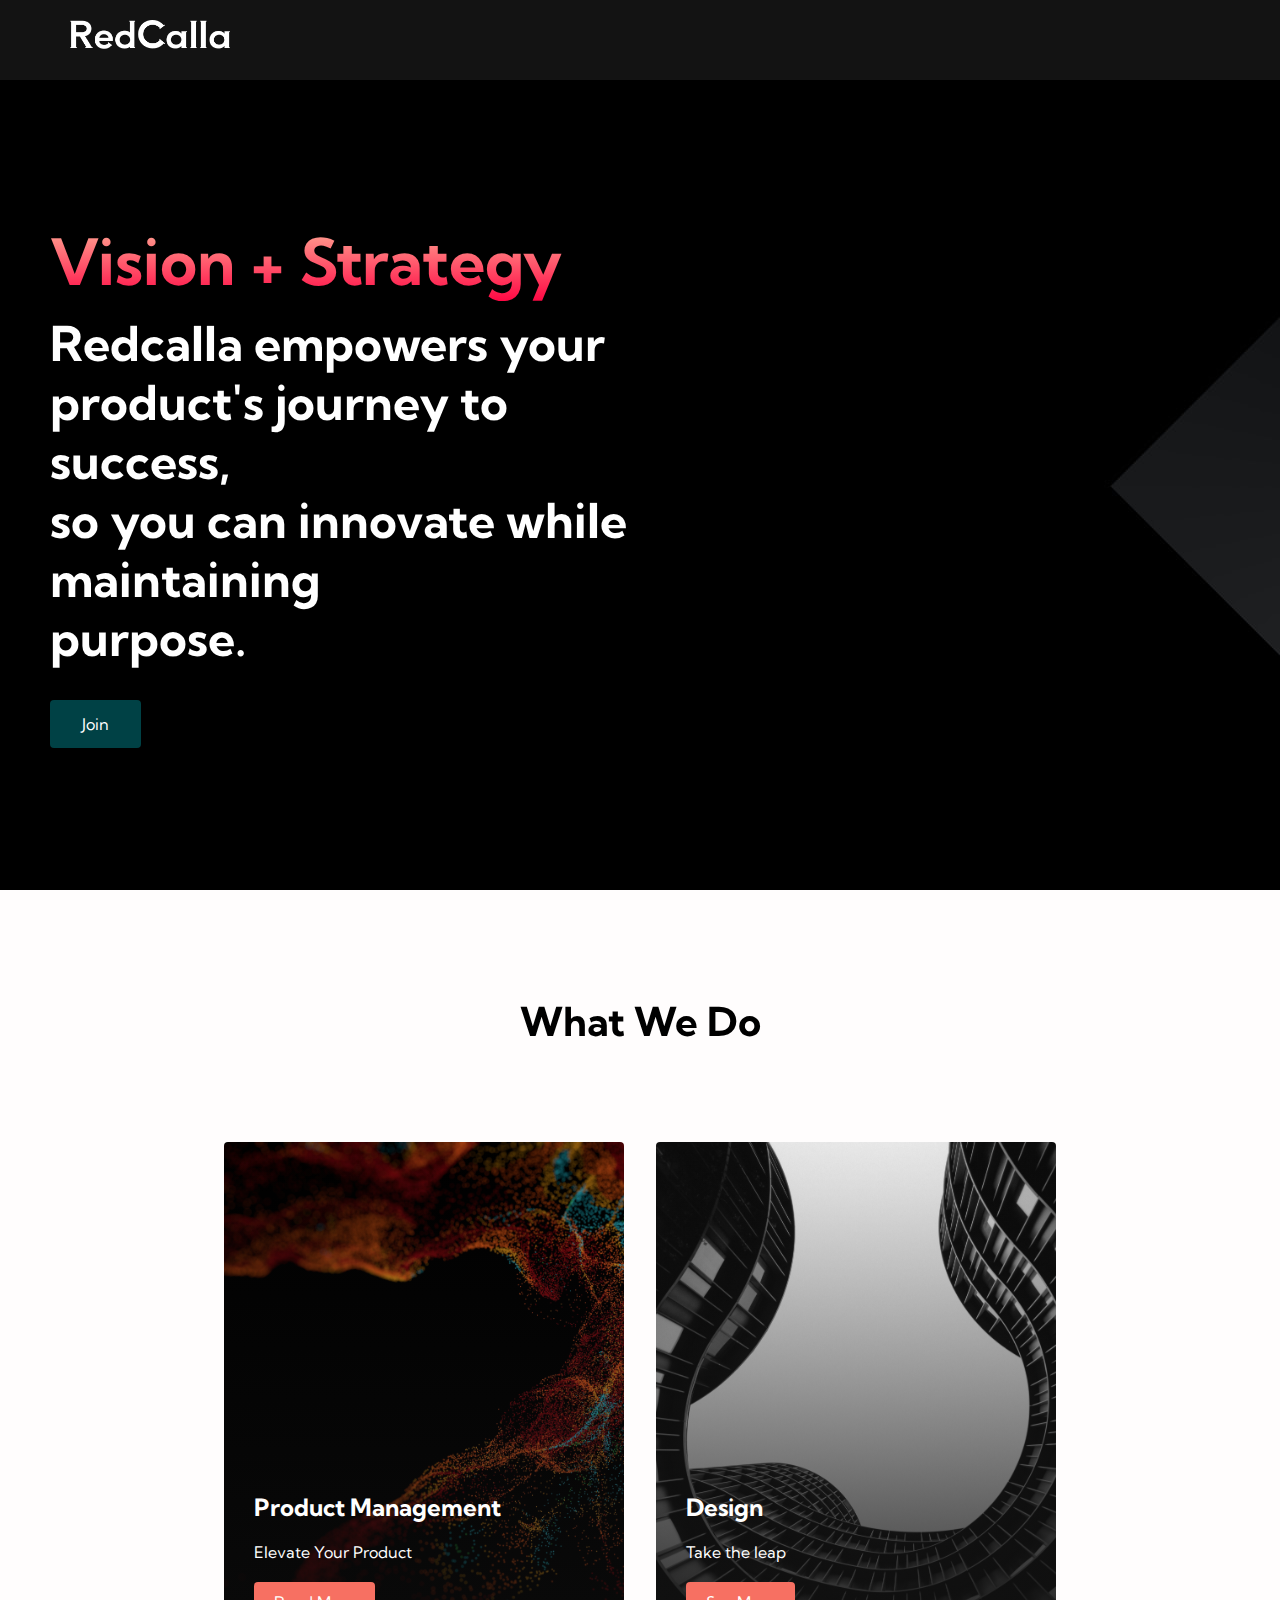
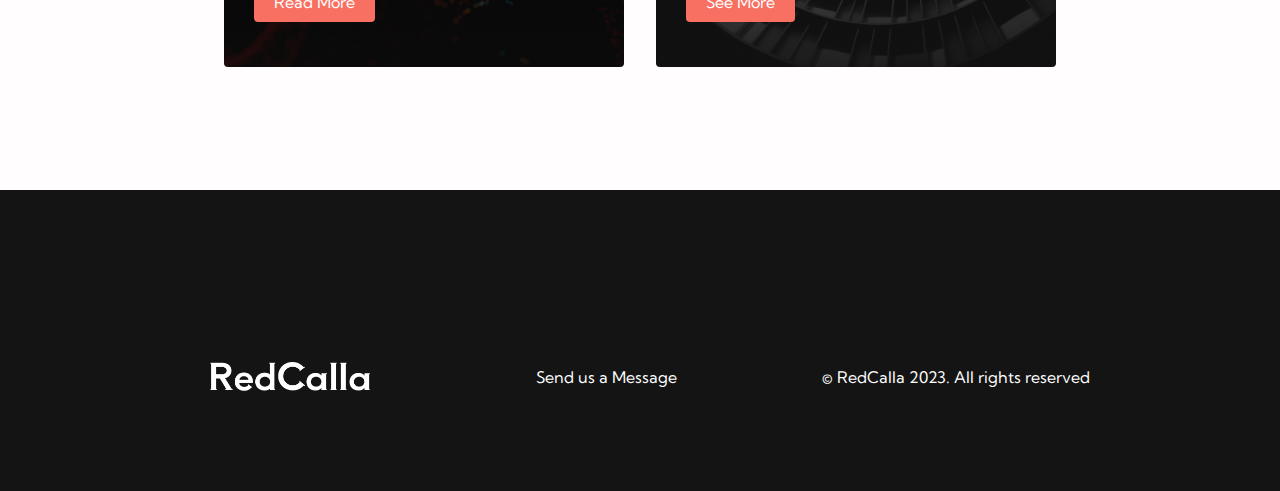
<file: index.html>
<!DOCTYPE html>
<html lang="en">
  <head>
   
    <meta charset="UTF-8" />
    <meta name="viewport" content="width=device-width, initial-scale=1.0" />
    <title>RedCalla</title>
    <link rel="stylesheet" href="styles.css" />
    <link
      rel="stylesheet"
      href="https://use.fontawesome.com/releases/v5.14.0/css/all.css"
      integrity="sha384-HzLeBuhoNPvSl5KYnjx0BT+WB0QEEqLprO+NBkkk5gbc67FTaL7XIGa2w1L0Xbgc"
      crossorigin="anonymous"
    />
    <link
      href="https://fonts.googleapis.com/css2?family=Kumbh+Sans:wght@400;700&display=swap"
      rel="stylesheet"
    />
  </head>
  <!-- Google tag (gtag.js) -->
<script async src="https://www.googletagmanager.com/gtag/js?id=G-7B7WDTE57T"></script>
<script>
  window.dataLayer = window.dataLayer || [];
  function gtag(){dataLayer.push(arguments);}
  gtag('js', new Date());

  gtag('config', 'G-7B7WDTE57T');
</script>
  <body>
    <!-- Navbar Section -->
    <nav class="navbar">
      <div class="navbar__container">
        <a href="/" id="navbar__logo"><img class="fit-picture" src="images/logo.png" alt="Logo" ></i></a>
        <!-- <div class="navbar__toggle" id="mobile-menu">
          <span class="bar"></span> <span class="bar"></span>
          <span class="bar"></span>
        </div>
        <ul class="navbar__menu">
          <li class="navbar__item">
            <a href="/" class="navbar__links">Home</a>
          </li>
          <li class="navbar__item">
            <a href="/tech.html" class="navbar__links">Tech</a>
          </li>
          <li class="navbar__item">
            <a href="/product.html" class="navbar__links">Products</a>
          </li>
          </ul>
          <li class="navbar__btn"><a href="/" class="button">Sign Up</a></li>
      </div> -->
    </nav>

    <!-- Hero Section -->
    <div class="main">
      <div class="main__container">
        <div class="main__content">
          <h1>Vision + Strategy</h1>
          <h2> Redcalla empowers your product's journey to success,
            <br> so you can innovate while maintaining
              <br> purpose.</h2>
          <!-- <p>See what makes us different.</p> -->
          <button class="main__btn"><a href="https://ehcttkaqhke.typeform.com/to/FWHFJLk1">Join</a></button> <!--linktoform-->
        </div>
        <!-- <div class="main__img--container">
          <img id="main__img" src="images/background1.jpg" />
        </div> -->
      </div>
    </div>

    <!-- Services Section -->
    <div class="services">
      <h1>What We Do</h1>
      <div class="services__container">
        <div class="services__card">
          <h2>Product Management</h2>
          <p>Elevate Your Product</p>
          <button> <a href="product.html" class="Getstard"> Read More </a></button>
        </div>
        <div class="services__card">
          <h2>Design</h2>
          <p>Take the leap </p>
          <button> <a href="webdesign.html" class="Getstard"> See More </a></button>
        </div>
      </div>
    </div>

    <!-- Footer Section -->
    <div class="footer__container">
      <div class="footer__links">
        <div class="footer__link--wrapper">
          <div class="footer__link--items">
            <!-- <h2>About Us</h2>
            <a href="/sign__up">How it works</a> <a href="/">Testimonials</a>
            <a href="/">Careers</a> <a href="/">Investments</a>
            <a href="/">Terms of Service</a> -->
          </div>
          <div class="footer__link--items">
            <!-- <h2>Contact Us</h2>
            <a href="/">Contact</a> <a href="/">Support</a>
            <a href="/">Destinations</a> <a href="/">Sponsorships</a> -->
          </div>
        </div>
        <div class="footer__link--wrapper">
          <div class="footer__link--items">
            <!-- <h2>Videos</h2>
            <a href="/">Submit Video</a> <a href="/">Ambassadors</a>
            <a href="/">Agency</a> <a href="/">Influencer</a> -->
          </div>
          <div class="footer__link--items">
            <!-- <h2>Social Media</h2>
            <a href="/">Instagram</a> <a href="/">Facebook</a>
            <a href="/">Youtube</a> <a href="/">Twitter</a> -->
          </div>
        </div>
      </div>
      <section class="social__media">
        <div class="social__media--wrap">
          <div class="footer__logo">
            <a href="/" id="footer__logo"><img class="fit-picture" src="images/logo.png" alt="Logo" ></i></a>
          </div>
          <p><a href = "mailto: rcmail@redcalla.live" class="emailink">Send us a Message</a></p>
          <p class="website__rights">© RedCalla 2023. All rights reserved</p>
          <!-- <div class="social__icons">
            <a
              class="social__icon--link"
              href="/"
              target="_blank"
              aria-label="Facebook"
            >
              <i class="fab fa-facebook"></i>
            </a>
            <a
              class="social__icon--link"
              href="/"
              target="_blank"
              aria-label="Instagram"
            >
              <i class="fab fa-instagram"></i>
            </a>
            <a
              class="social__icon--link"
              href="//www.youtube.com/channel/UCsKsymTY_4BYR-wytLjex7A?view_as=subscriber"
              target="_blank"
              aria-label="Youtube"
            >
              <i class="fab fa-youtube"></i>
            </a>
            <a
              class="social__icon--link"
              href="/"
              target="_blank"
              aria-label="Twitter"
            >
              <i class="fab fa-twitter"></i>
            </a>
            <a
              class="social__icon--link"
              href="/"
              target="_blank"
              aria-label="LinkedIn"
            >
              <i class="fab fa-linkedin"></i>
            </a> -->
          </div>
        </div>
      </section>
    </div>
    <script src="app.js"></script>
  </body>
</html>
</file>
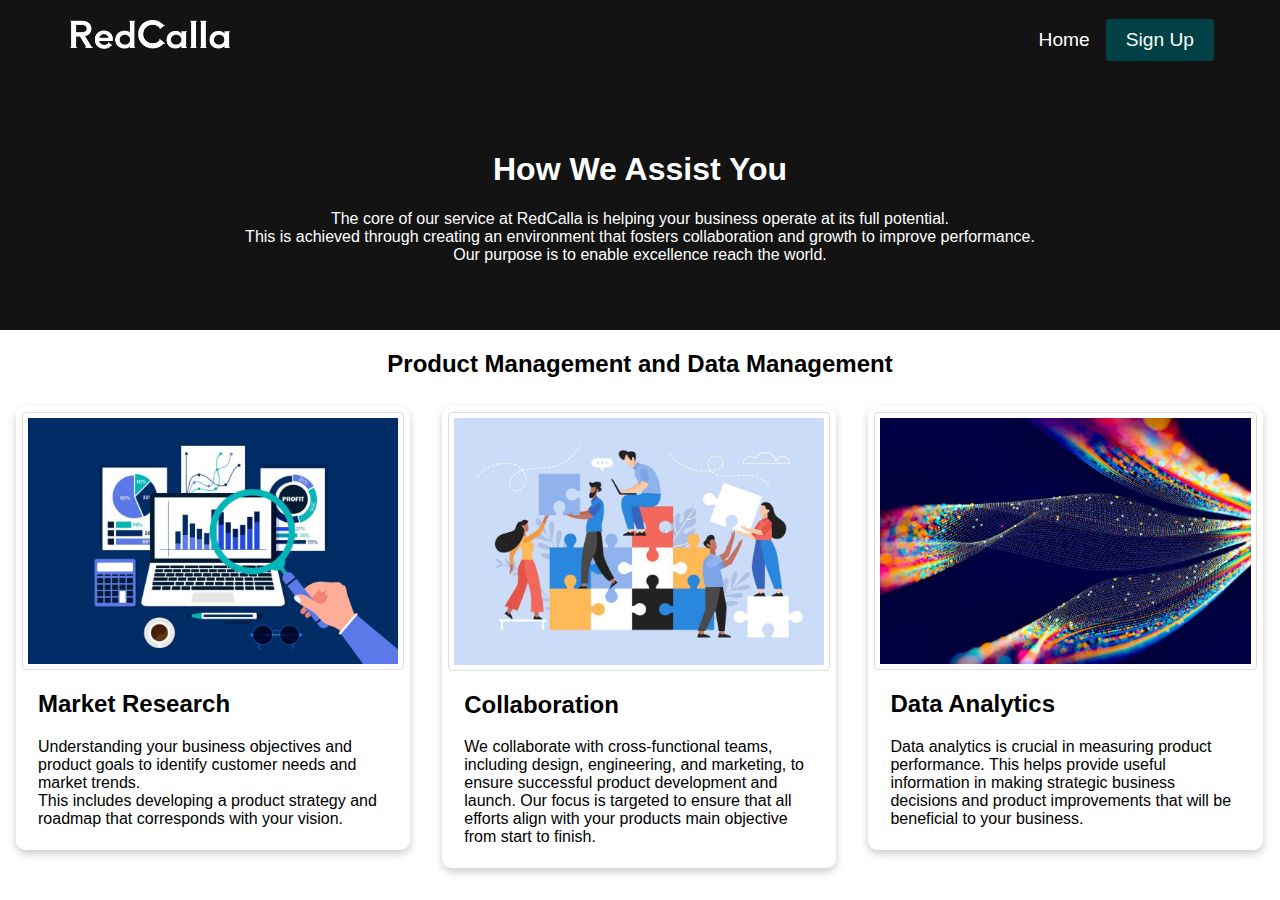
<file: product.html>
<html lang="en">
<head>
  <meta charset="UTF-8">
  <meta http-equiv="X-UA-Compatible" content="IE=edge">
  <meta name="viewport" content="width=device-width, initial-scale=1.0">
  <title>RedCalla</title>
  <link rel="stylesheet" href="style.css" />
</head>
<body>
 <!-- Navbar Section -->
 <nav class="navbar">
  <div class="navbar__container">
    <a href="/" id="navbar__logo"><img class="fit-picture" src="images/logo.png" alt="Logo" ></i></a>
    <div class="navbar__toggle" id="mobile-menu">
      <span class="bar"></span> <span class="bar"></span>
      <span class="bar"></span>
    </div>
    <ul class="navbar__menu">
      <li class="navbar__item">
        <a href="/" class="navbar__links">Home</a>
      </li>
      <!-- <li class="navbar__item">
        <a href="/tech.html" class="navbar__links">Tech</a>
      </li>
      <li class="navbar__item">
        <a href="/product.html" class="navbar__links">Products</a> -->
      </li>
      <li class="navbar__btn"><a href="/" class="buttony">Sign Up</a></li>
    </ul>
  </div>
</nav>



  <div class="about-section">
    <h1>How We Assist You</h1>
    <p>The core of our service at RedCalla is helping your business operate at its full potential.<br>
      This is achieved through creating an environment that fosters collaboration and growth to improve performance.
     <br> Our purpose is to enable excellence reach the world.
    </p>
  </div>
  
  <h2 style="text-align:center">Product Management and Data Management</h2>
  <div class="row">
    <div class="column">
      <div class="card">
        <img src="/images/markets.jpg" alt="market research" style="width:100%">
        <div class="container">
          <h2>Market Research</h2>
          <!-- <p class="title">CEO & Founder</p> -->
          <p>Understanding your business objectives and product goals to identify customer needs and market trends.<br>
            This includes developing a product strategy and roadmap that corresponds with your vision.</p>
          <!-- <p>jane@example.com</p> -->
          <!-- <p><button class="button">Contact</button></p> -->
        </div>
      </div>
    </div>
  
    <div class="column">
      <div class="card">
        <img src="/images/collaborate.jpg" alt="collaboration" style="width:100%">
        <div class="container">
          <h2>Collaboration</h2>
          <!-- <p class="title">Art Director</p> -->
          <p> We collaborate with cross-functional teams, including design, engineering, and marketing,
            to ensure successful product development and launch. Our focus is targeted to ensure that all 
            efforts align with your products main objective from start to finish.</p>
          <!-- <p>mike@example.com</p> -->
          <!-- <p><button class="button">Contact</button></p> -->
        </div>
      </div>
    </div>
  
    <div class="column">
      <div class="card">
        <img src="/images/dataanalyst.jpg" alt="John" style="width:100%">
        <div class="container">
          <h2>Data Analytics</h2>
          <!-- <p class="title">Designer</p> -->
          <p> Data analytics is crucial in measuring product performance.
            This helps provide useful information in making strategic business decisions
            and product improvements that will be beneficial to your business.
          </p>
          <!-- <p>john@example.com</p> -->
          <!-- <p><button class="button">Contact</button></p> -->
        </div>
      </div>
    </div>
  </div>
</body>
</html>
</file>
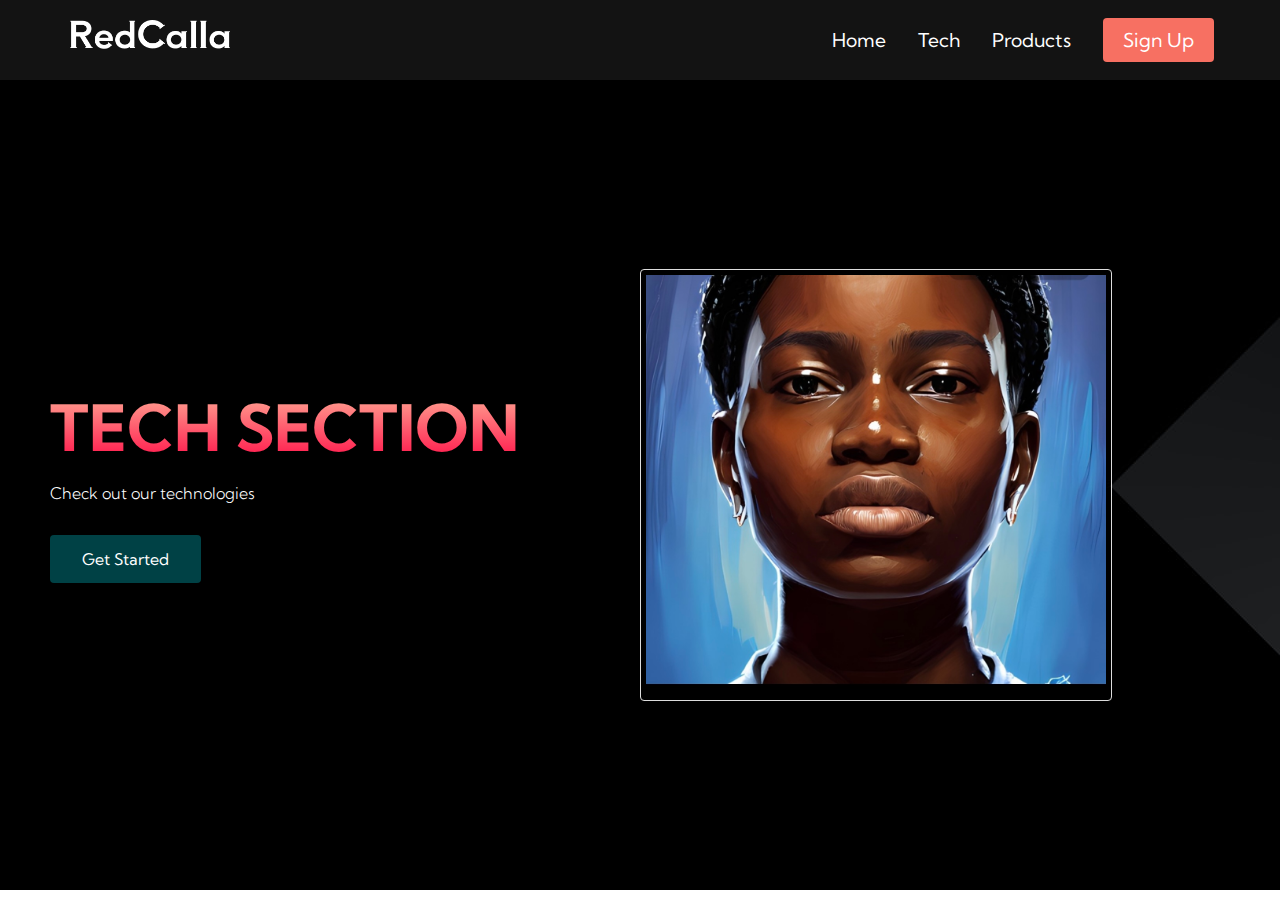
<file: tech.html>
<!DOCTYPE html>
<html lang="en">
  <head>
    <meta charset="UTF-8" />
    <meta name="viewport" content="width=device-width, initial-scale=1.0" />
    <title>HTML CSS Website</title>
    <link rel="stylesheet" href="styles.css" />
    <link
      rel="stylesheet"
      href="https://use.fontawesome.com/releases/v5.14.0/css/all.css"
      integrity="sha384-HzLeBuhoNPvSl5KYnjx0BT+WB0QEEqLprO+NBkkk5gbc67FTaL7XIGa2w1L0Xbgc"
      crossorigin="anonymous"
    />
    <link
      href="https://fonts.googleapis.com/css2?family=Kumbh+Sans:wght@400;700&display=swap"
      rel="stylesheet"
    />
  </head>
  <body>
    <nav class="navbar">
      <div class="navbar__container">
        <a href="/" id="navbar__logo"><img  class="fit-picture" src="images/logo.png" alt="Logo"></i></a>
        <div class="navbar__toggle" id="mobile-menu">
          <span class="bar"></span> <span class="bar"></span>
          <span class="bar"></span>
        </div>
        <ul class="navbar__menu">
          <li class="navbar__item">
            <a href="/" class="navbar__links">Home</a>
          </li>
          <li class="navbar__item">
            <a href="/tech" class="navbar__links">Tech</a>
          </li>
          <li class="navbar__item">
            <a href="/product.html" class="navbar__links">Products</a>
          </li>
          <li class="navbar__btn">
            <a href="/sign-up" class="button">Sign Up</a>
          </li>
        </ul>
      </div>
    </nav>
    <div class="main">
      <div class="main__container">
        <div class="main__content">
          <h1>TECH SECTION</h1>
          <p>Check out our technologies</p>
          <button class="main__btn"><a href="#">Get Started</a></button>
        </div>
        <div class="main__img-container">
          <img id="main__img" src="images/pic2.jpg" />
        </div>
      </div>
    </div>

    <script src="app.js"></script>
  </body>
</html>



<!-- <i class="fas fa-gem">  was in between navbar logo  <a href="/" id="navbar__logo"><i class="fas fa-gem"></i>NEXT</a>-->
</file>
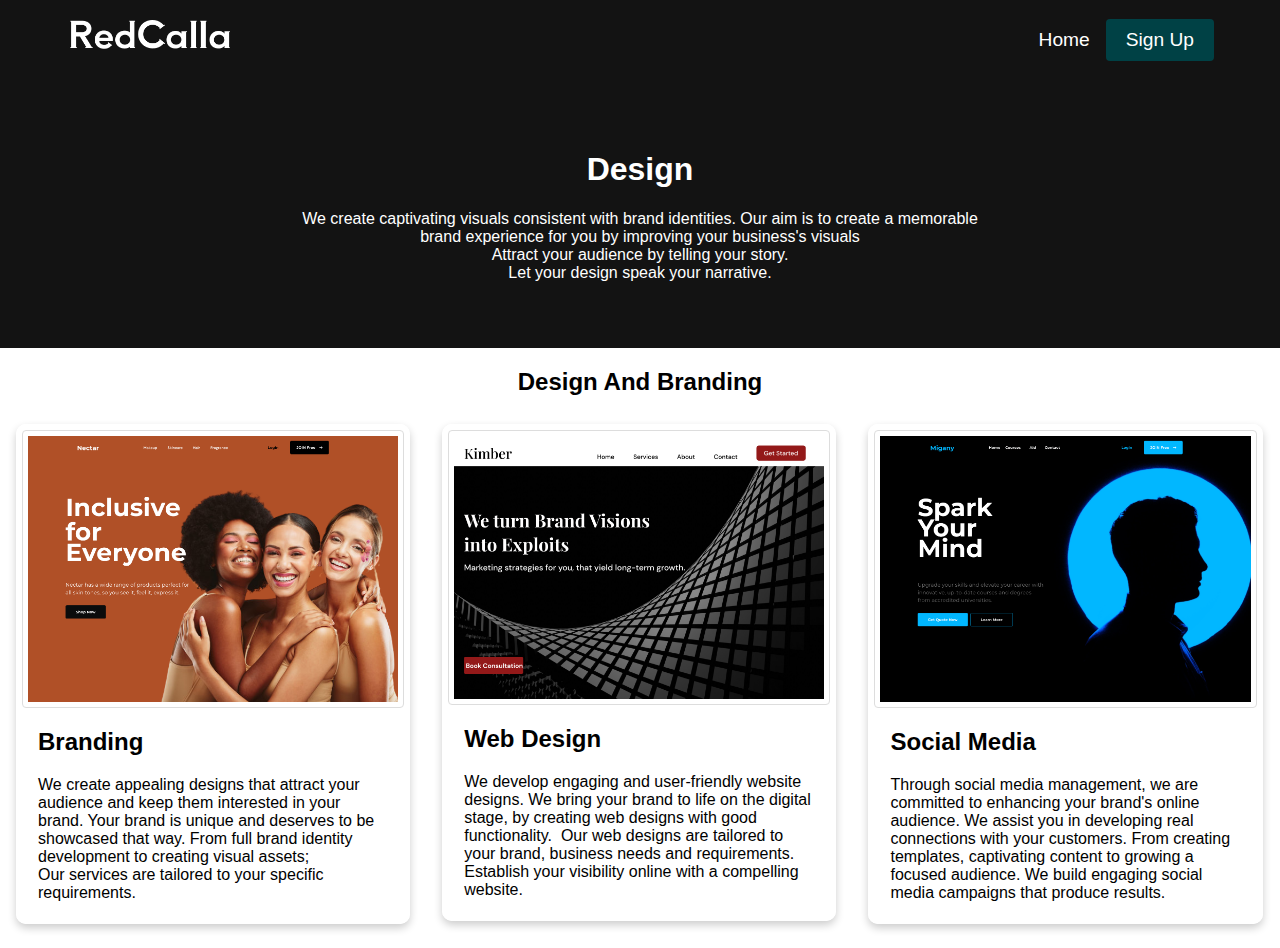
<file: webdesign.html>
<html lang="en">
<head>
  <meta charset="UTF-8">
  <meta http-equiv="X-UA-Compatible" content="IE=edge">
  <meta name="viewport" content="width=device-width, initial-scale=1.0">
  <title>RedCalla</title>
  <link rel="stylesheet" href="style.css" />
</head>
<body>
 <!-- Navbar Section -->
 <nav class="navbar">
  <div class="navbar__container">
    <a href="/" id="navbar__logo"><img class="fit-picture" src="images/logo.png" alt="Logo" ></i></a>
    <div class="navbar__toggle" id="mobile-menu">
      <span class="bar"></span> <span class="bar"></span>
      <span class="bar"></span>
    </div>
    <ul class="navbar__menu">
      <li class="navbar__item">
        <a href="/" class="navbar__links">Home</a>
      </li>
      <!-- <li class="navbar__item">
        <a href="/tech.html" class="navbar__links">Tech</a>
      </li>
      <li class="navbar__item">
        <a href="/product.html" class="navbar__links">Products</a> -->
      </li>
      <li class="navbar__btn"><a href="/" class="buttony">Sign Up</a></li>
    </ul>
  </div>
</nav>



  <div class="about-section">
    <h1>Design</h1>
    <p>We create captivating visuals consistent with brand identities. Our aim is to create a memorable
      <br> brand experience for you by improving your business's visuals <br> Attract your audience by telling your story. 
      <br>Let your design speak your narrative.
      </p>
    <!-- <p>Resize the browser window to see that this page is responsive by the way.</p> -->
  </div>
  
  <h2 style="text-align:center"> Design And Branding</h2>
  <div class="row">
    <div class="column">
      <div class="card">
        <img src="/images/webdesign4.png" alt="web design" style="width:100%">
        <div class="container">
          <h2>Branding</h2>
          <!-- <p class="title">CEO & Founder</p> -->
          <p> We create appealing designs that 
            attract your audience and keep them interested in your brand. Your brand is unique and deserves to be showcased that way.
            From full brand identity development to creating visual assets; 
            <br> Our services are tailored to your specific 
            requirements.</p>
          <!-- <p>jane@example.com</p> -->
          <!-- <p><button class="button">Contact</button></p> -->
        </div>
      </div>
    </div>
  
    <div class="column">
      <div class="card">
        <img src="/images/webdesign33.png" alt="web design style" style="width:100%">
        <div class="container">
          <h2>Web Design</h2>
          <!-- <p class="title">Art Director</p> -->
          <p> We develop engaging and user-friendly website designs. We bring your brand to life on the digital stage, 
            by creating web designs with good functionality. 
            Our web designs are tailored to your brand, business needs and requirements. Establish your visibility online
            with a compelling website. </p>
          <!-- <p>mike@example.com</p> -->
          <!-- <p><button class="button">Contact</button></p> -->
        </div>
      </div>
    </div>
  
    <div class="column">
      <div class="card">
        <img src="/images/webdesign2.png" alt="John" style="width:100%">
        <div class="container">
          <h2>Social Media</h2>
          <!-- <p class="title">Designer</p> -->
          <p>Through social media management, we are committed to enhancing your brand's online audience.
            We assist you in developing real connections with your customers. From creating templates, captivating content to 
            growing a focused audience. We build engaging
            social media campaigns that produce results.  </p>
          <!-- <p>john@example.com</p> -->
          <!-- <p><button class="button">Contact</button></p> -->
        </div>
      </div>
    </div>
  </div>
</body>
</html>
</file>
<file: styles.css>
* {
    box-sizing: border-box;
    margin: 0;
    padding: 0;
    font-family: 'Kumbh Sans', sans-serif;
  }
  
  .navbar {
    background: #131313;
    height: 80px;
    display: flex;
    justify-content: center;
    align-items: center;
    font-size: 1.2rem;
    position: sticky;
    top: 0;
    z-index: 999;
  }
  
  .navbar__container {
    display: flex;
    justify-content: space-between;
    height: 80px;
    z-index: 1;
    width: 100%;
    max-width: 1300px;
    margin-right: auto;
    margin-left: auto;
    padding-right: 50px;
    padding-left: 50px;
  }

  img {
    display: flex;
    border: 1px solid #ddd;
    border-radius: 4px;
    padding: 5px;
    width: 200px;
  }

 .fit-picture{
  border: none;
  padding: 20px;
  }
  
.Getstard:link {
  color: #fff;
  text-decoration: none;
}
.Getstard:visited {
  color: #fff;
  text-decoration: none;
}
.Getstard:hover{
  color: #004145;
  text-decoration: none;
}





/*   
  #navbar__logo {
    background-color: #ff8177;
    background-image: linear-gradient(to top, #ff0844 0%, #ffb199 100%);
    background-size: 100%;
    -webkit-background-clip: text;
    -moz-background-clip: text;
    -webkit-text-fill-color: transparent;
    -moz-text-fill-color: transparent;
    display: flex;
    align-items: center;
    cursor: pointer;
    text-decoration: none;
    font-size: 2rem;
  } */
  
  
  .navbar__menu {
    display: flex;
    align-items: center;
    list-style: none;
    text-align: center;
  }
  
  .navbar__item {
    height: 80px;
  }
  
  .navbar__links {
    color: #fff;
    display: flex;
    align-items: center;
    justify-content: center;
    text-decoration: none;
    padding: 0 1rem;
    height: 100%;
  }
  
  .navbar__btn {
    display: flex;
    justify-content: center;
    align-items: center;
    padding: 0 1rem;
    width: 100%;
  }
  
  .button {
    display: flex;
    justify-content: center;
    align-items: center;
    text-decoration: none;
    padding: 10px 20px;
    height: 100%;
    width: 100%;
    border: none;
    outline: none;
    border-radius: 4px;
    background: #f77062;
    color: #fff;
  }
  
  .button:hover {
    background: #4837ff;
    transition: all 0.3s ease;
  }
  
  .navbar__links:hover {
    color: #f77062;
    transition: all 0.3s ease;
  }
  
  @media screen and (max-width: 960px) {
    .navbar__container {
      display: flex;
      justify-content: space-between;
      height: 80px;
      z-index: 1;
      width: 100%;
      max-width: 1300px;
      padding: 0;
    }
  
    .navbar__menu {
      display: grid;
      grid-template-columns: auto;
      margin: 0;
      width: 100%;
      position: absolute;
      top: -1000px;
      opacity: 1;
      transition: all 0.5s ease;
      height: 50vh;
      z-index: -1;
    }
  
    .navbar__menu.active {
      background: #131313;
      top: 100%;
      opacity: 1;
      transition: all 0.5s ease;
      z-index: 99;
      height: 50vh;
      font-size: 1.6rem;
    }
  
    #navbar__logo {
      padding-left: 25px;
    }
  
    .navbar__toggle .bar {
      width: 25px;
      height: 3px;
      margin: 5px auto;
      transition: all 0.3s ease-in-out;
      background: #fff;
    }
  
    .navbar__item {
      width: 100%;
    }
  
    .navbar__links {
      text-align: center;
      padding: 2rem;
      width: 100%;
      display: table;
    }
  
    .navbar__btn {
      padding-bottom: 2rem;
    }
  
    .button {
      display: flex;
      justify-content: center;
      align-items: center;
      width: 80%;
      height: 80px;
      margin: 0;
    }
  
    #mobile-menu {
      position: absolute;
      top: 20%;
      right: 5%;
      transform: translate(5%, 20%);
    }
  
    .navbar__toggle .bar {
      display: block;
      cursor: pointer;
    }
  
    #mobile-menu.is-active .bar:nth-child(2) {
      opacity: 0;
    }
  
    #mobile-menu.is-active .bar:nth-child(1) {
      transform: translateY(8px) rotate(45deg);
    }
  
    #mobile-menu.is-active .bar:nth-child(3) {
      transform: translateY(-8px) rotate(-45deg);
    }
  }
  
  /* Main Content CSS */

  .main {
    background-color: #131313;
    /* background-image: linear-gradient(147deg, #000000 0%, #2c3e50 74%); */
    background: url(images/image6.jpg);
  }
  
  .main__container {
    display: grid;
    grid-template-columns: 1fr 1fr;
    align-items: center;
    justify-self: center;
    margin: 0 auto;
    height: 90vh;
    /* background-color: #131313;  this is backgorund for ignit text section */
    z-index: 1;
    width: 100%;
    max-width: 1300px;
    padding-right: 50px;
    padding-left: 50px;
  }
  
  .main__content {
    color: #fff;
    width: 100%;
  }
  
  .main__content h1 {
    font-size: 4rem;
    background-color: #ff8177;
    background-image: linear-gradient(to top, #ff0844 0%, #ffb199 100%);
    background-size: 100%;
    -webkit-background-clip: text;
    -moz-background-clip: text;
    -webkit-text-fill-color: transparent;
    -moz-text-fill-color: transparent;
  }
  
  .main__content h2 {
    font-size: 3rem;
    margin-top: 13px;
    background-color: #ffffff;
    background-image: white;
    background-size: 100%;
    -webkit-background-clip: text;
    -moz-background-clip: text;
    -webkit-text-fill-color: transparent;
    -moz-text-fill-color: transparent;
  }
  
  .main__content p {
    margin-top: 1rem;
    font-size: 1rem;
    font-weight: 300;
  }
  
  .main__btn {
    font-size: 1rem;
    /* background-image: linear-gradient(to top, #f77062 0%, #fe5196 100%); */
    background-color: #004145;
    padding: 14px 32px;
    border: none;
    border-radius: 4px;
    color: #fff;
    margin-top: 2rem;
    cursor: pointer;
    position: relative;
    transition: all 0.35s;
    outline: none;
  }
  
  .main__btn a {
    position: relative;
    z-index: 2;
    color: #fff;
    text-decoration: none;
  }
  
  .main__btn:after {
    position: absolute;
    content: '';
    top: 0;
    left: 0;
    width: 0;
    height: 100%;
    background: #4837ff;
    transition: all 0.35s;
    border-radius: 4px;
  }
  
  .main__btn:hover {
    color: #fff;
  }
  
  .main__btn:hover:after {
    width: 100%;
  }
  
  .main__img--container {
    text-align: center;
    width: 40rem;
  }
  
  #main__img {
    height: 80%;
    width: 80%;
  }
  
  /* Mobile Responsive */
  @media screen and (max-width: 768px) {
    .main__container {
      display: grid;
      grid-template-columns: auto;
      align-items: center;
      justify-self: center;
      width: 100%;
      margin: 0 auto;
      height: 90vh;
    }
  
    .main__content {
      text-align: center;
      margin-bottom: 4rem;
    }
  
    .main__content h1 {
      font-size: 2.5rem;
      margin-top: 2rem;
    }
  
    .main__content h2 {
      font-size: 3rem;
    }
  
    .main__content p {
      margin-top: 1rem;
      font-size: 1.5rem;
    }
  }
  
  @media screen and (max-width: 480px) {
    .main__content h1 {
      font-size: 2rem;
      margin-top: 3rem;
    }
  
    .main__content h2 {
      font-size: 2rem;
    }
  
    .main__content p {
      margin-top: 2rem;
      font-size: 1.5rem;
    }
  
    .main__btn {
      padding: 12px 36px;
      margin: 2.5rem 0;
    }
  }
  
  /* Services Section */
  .services {
    background: #fffdfd;
    display: flex;
    flex-direction: column;
    justify-content: center;
    align-items: center;
    height: 100vh;
  }
  
  .services h1 {
    background-color: #000000;
    /* background-image: linear-gradient(
      to right,
      #ff8177 0%,
      #ff867a 0%,
      #ff8c7f 21%,
      #f99185 52%,
      #cf556c 78%,
      #b12a5b 100%
    );
     */
    background-size: 100%;
    -webkit-background-clip: text;
    -moz-background-clip: text;
    -webkit-text-fill-color: transparent;
    -moz-text-fill-color: transparent;
    margin-bottom: 5rem;
    font-size: 2.5rem;
  }
  
  .services__container {
    display: flex;
    justify-content: center;
    flex-wrap: wrap;
  }
  
  .services__card {
    margin: 1rem;
    height: 525px;
    width: 400px;
    border-radius: 4px;
    background-image: linear-gradient(
        to bottom,
        rgba(0, 0, 0, 0) 0%,
        rgba(17, 17, 17, 0.6) 100%
      ),
      url('/images/productmg2.jpg');
    background-size: cover;
    position: relative;
    color: #fff;
  }
  
  .services__card:before {
    opacity: 0.2;
  }
  
  .services__card:nth-child(2) {
    background-image: linear-gradient(
        to bottom,
        rgba(0, 0, 0, 0) 0%,
        rgba(17, 17, 17, 0.9) 100%
      ),
      url('/images/desimg.jpg');
  }
  
  .services__card h2 {
    position: absolute;
    top: 350px;
    left: 30px;
  }
  
  .services__card p {
    position: absolute;
    top: 400px;
    left: 30px;
  }
  
  .services__card button {
    color: #fff;
    padding: 10px 20px;
    border: none;
    outline: none;
    border-radius: 4px;
    background: #f77062;
    position: absolute;
    top: 440px;
    left: 30px;
    font-size: 1rem;
  }
  
  .services__card button:hover {
    cursor: pointer;
  }
  
  .services__card:hover {
    transform: scale(1.075);
    transition: 0.2s ease-in;
    cursor: pointer;
  }
  
  @media screen and (max-width: 960px) {
    .services {
      height: 1600px;
    }
  
    .services h1 {
      font-size: 2rem;
      margin-top: 12rem;
    }
  }
  
  @media screen and (max-width: 480px) {
    .services {
      height: 1400px;
    }
  
    .services h1 {
      font-size: 1.2rem;
    }
  
    .services__card {
      width: 300px;
    }
  }
  
  /* Footer CSS */
  .footer__container {
    background-color: #141414;
    padding: 5rem 0;
    display: flex;
    flex-direction: column;
    justify-content: center;
    align-items: center;
  }
  
  #footer__logo {
    color: #fff;
    display: flex;
    align-items: center;
    cursor: pointer;
    text-decoration: none;
    font-size: 2rem;
  }
  
  .footer__links {
    width: 100%;
    max-width: 1000px;
    display: flex;
    justify-content: center;
  }
  
  .footer__link--wrapper {
    display: flex;
  }
  
  .footer__link--items {
    display: flex;
    flex-direction: column;
    align-items: flex-start;
    margin: 16px;
    text-align: left;
    width: 160px;
    box-sizing: border-box;
  }
  
  .footer__link--items h2 {
    margin-bottom: 16px;
  }
  
  .footer__link--items > h2 {
    color: #fff;
  }
  
  .footer__link--items a {
    color: #fff;
    text-decoration: none;
    margin-bottom: 0.5rem;
  }
  
  .footer__link--items a:hover {
    color: #e9e9e9;
    transition: 0.3s ease-out;
  }
  
  /* Social Icons */
  .social__icon--link {
    color: #fff;
    font-size: 24px;
  }
  
  .social__media {
    max-width: 1000px;
    width: 100%;
  }
  
  .social__media--wrap {
    display: flex;
    justify-content: space-between;
    align-items: center;
    width: 90%;
    max-width: 1000px;
    margin: 40px auto 0 auto;
  }
  
  .social__icons {
    display: flex;
    justify-content: space-between;
    align-items: center;
    width: 240px;
  }
  
  .social__logo {
    color: #fff;
    justify-self: start;
    margin-left: 20px;
    cursor: pointer;
    text-decoration: none;
    font-size: 2rem;
    display: flex;
    align-items: center;
    margin-bottom: 16px;
  }
  
  .emailink {
    color: white;
    text-decoration: none;
  }

  .emailink:visited {
    color: white;
  }


  .website__rights {
    color: #fff;
  }
  
  @media screen and (max-width: 820px) {
    .footer__links {
      padding-top: 2rem;
    }
  
    #footer__logo {
      margin-bottom: 2rem;
    }
  
    .website__rights {
      margin-bottom: 2rem;
    }
  
    .footer__link--wrapper {
      flex-direction: column;
    }
  
    .social__media--wrap {
      flex-direction: column;
    }
  }
  
  @media screen and (max-width: 480px) {
    .footer__link--items {
      margin: 0;
      padding: 10px;
      width: 100%;
    }
  }
</file>
<file: style.css>
.navbar {
    background: #131313;
    height: 80px;
    display: flex;
    justify-content: center;
    align-items: center;
    font-size: 1.2rem;
    position: sticky;
    top: 0;
    z-index: 999;
  }
  
  .navbar__container {
    display: flex;
    justify-content: space-between;
    height: 80px;
    z-index: 1;
    width: 100%;
    max-width: 1300px;
    margin-right: auto;
    margin-left: auto;
    padding-right: 50px;
    padding-left: 50px;
  }

  img {
    border: 1px solid #ddd;
    border-radius: 4px;
    padding: 5px;
    width: 200px;
  }

 .fit-picture{
  border: none;
  padding: 20px;
  }

  .navbar__menu {
    display: flex;
    align-items: center;
    list-style: none;
    text-align: center;
  }

  .navbar__btn {
    display: flex;
    justify-content: center;
    align-items: center;
    padding: 0 1rem;
    width: 100%;
  }
  
  .buttony {
    display: flex;
    justify-content: center;
    align-items: center;
    text-decoration: none;
    padding: 10px 20px;
    height: 100%;
    width: 100%;
    border: none;
    outline: none;
    border-radius: 4px;
    background: #004145;
    color: #fff;
  }

  .navbar__links {
    color: #fff;
    text-decoration: none;
  }






/* stop */


body {
    font-family: Arial, Helvetica, sans-serif;
    margin: 0;
  }
  
  html {
    box-sizing: border-box;
  }
  
  *, *:before, *:after {
    box-sizing: inherit;
  }
  
  .column {
    float: left;
    width: 33.3%;
    margin-bottom: 16px;
    padding: 0 8px;
  }
  
  .card {
    box-shadow: 0 4px 8px 0 rgba(0, 0, 0, 0.2);
    margin: 8px;
    border: 6px solid rgb(255, 255, 255);
    border-radius: 10px;
  }


  
  .about-section {
    padding: 50px;
    text-align: center;
    background-color: #131313;
    color: white;
  }
  
  .container {
    padding: 0 16px;
  }
  
  .container::after, .row::after {
    content: "";
    clear: both;
    display: table;
  }
  
  .title {
    color: grey;
  }
  
  .button {
    border: none;
    outline: 0;
    display: inline-block;
    padding: 8px;
    color: white;
    background-color: #000;
    text-align: center;
    cursor: pointer;
    width: 100%;
  }
  
  .button:hover {
    background-color: #555;
  }
  
  @media screen and (max-width: 650px) {
    .column {
      width: 100%;
      display: block;
    }
  }
</file>
